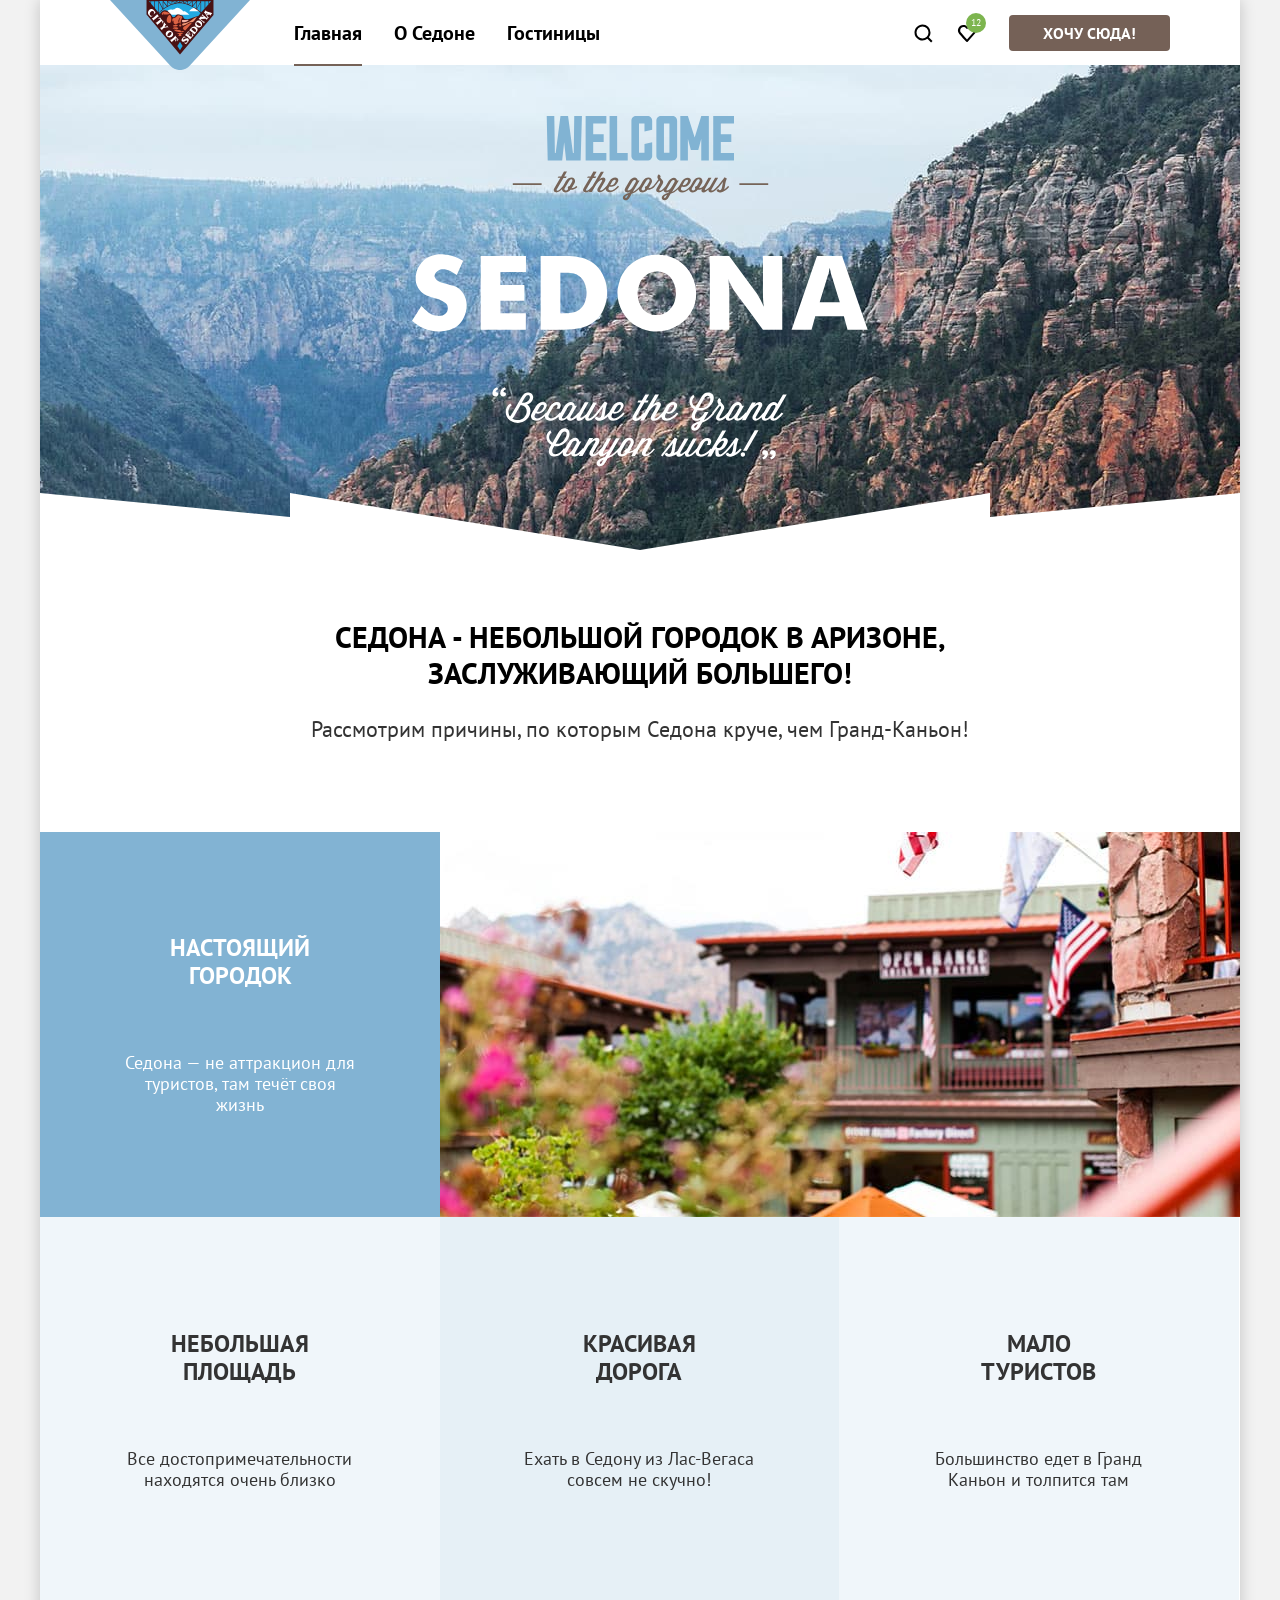
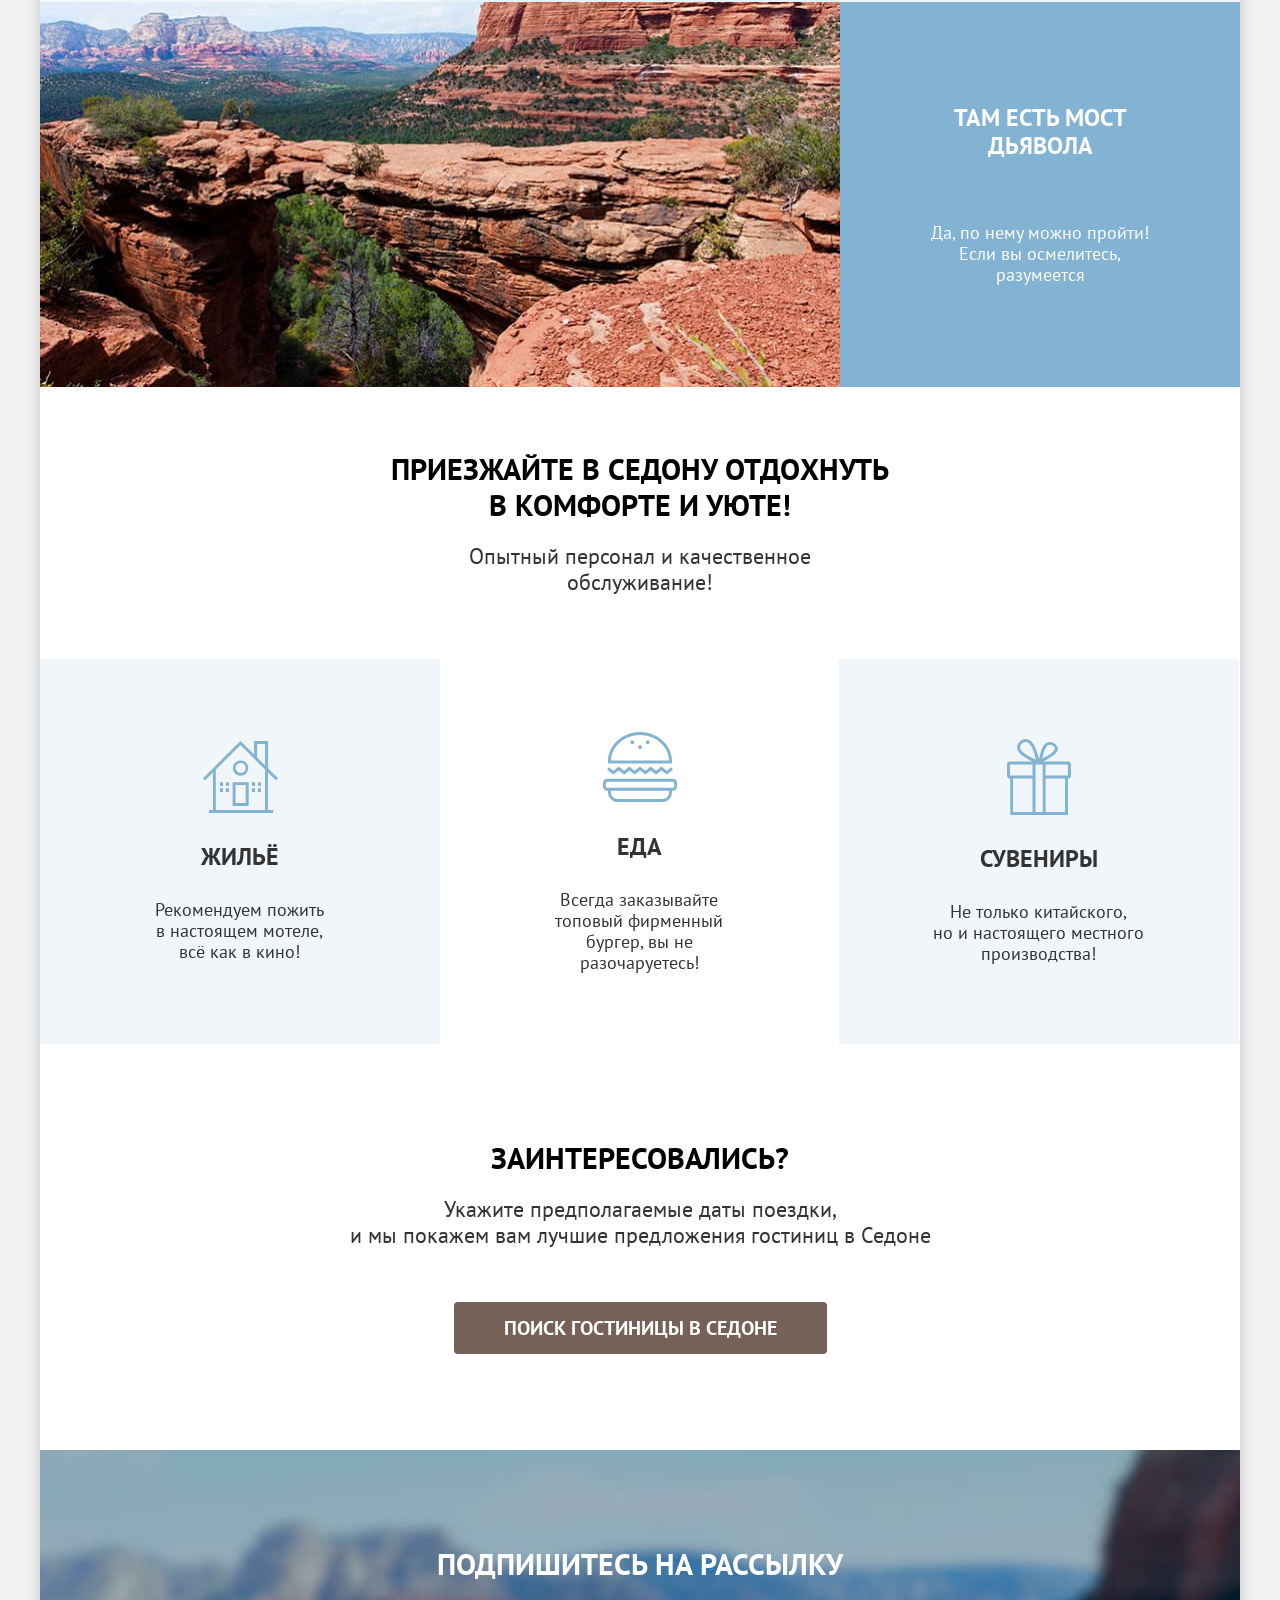
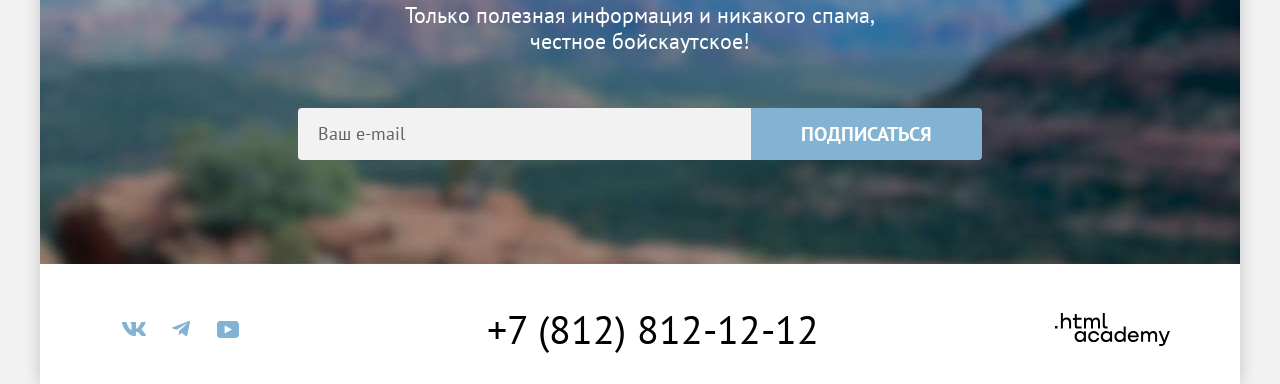
<file: index.html>
<!DOCTYPE html>
<html lang="ru">
  <head>
    <meta charset="utf-8">
    <meta name="viewport" content="width=device-width, initial-scale=1">
    <title>HTML Academy: Седона</title>
    <link href="styles/styles.css" rel="stylesheet">
  </head>
  <body>
    <div class="container">
      <header class="header">
        <a class="logo">
          <img src="images/logo.svg" width="140" height="70" alt="Логотип Седоны">
        </a>
        <nav class="navigation">
          <ul class="list-reset navigation-list">
            <li class="navigation-item">
              <a class="navigation-link navigation-link-active">Главная</a>
            </li>
            <li class="navigation-item">
              <a class="navigation-link" href="#">О Седоне</a>
            </li>
            <li class="navigation-item">
              <a class="navigation-link" href="catalog.html">Гостиницы</a>
            </li>
          </ul>
        </nav>
        <div class="user-bar">
          <a class="search-link" href="#">
            <span class="visually-hidden">Поиск</span>
          </a>
          <a class="favourites" href="#">
            <span class="favourites-count">12</span>
            <span class="visually-hidden">Избранное</span>
          </a>
          <a class="button" href="#">Хочу сюда!</a>
        </div>
      </header>
      <main>
        <section class="hero">
          <h1 class="visually-hidden">Отдых в городке Седона</h1>
          <img class="hero-img" src="images/welcome-sedona-title.svg" width="456" height="351" alt="Welcome to the gorgeous. Sedona. Because the Grand Canyon sucks!">
        </section>
        <section class="advantages">
          <h2 class="visually-hidden">Преимущества отдыха в городке Седона</h2>
          <p class="section-title">Седона - небольшой городок в Аризоне, заслуживающий большего!</p>
          <p class="section-big-text">Рассмотрим причины, по которым Седона круче, чем Гранд-Каньон!</p>
          <ul class="list-reset advantages-list">
            <li class="advantages-item advantages-item-dark">
              <div class="advantages-item-text-block">
                <h3 class="item-title">Настоящий городок</h3>
                <p class="item-text">Седона — не аттракцион для туристов, там течёт своя жизнь</p>
              </div>
              <img class="advantages-item-img" src="images/sedona-city-1.jpg" width="800" height="385" alt="Здания и природа городка Седона">
            </li>
            <li class="advantages-item">
              <h3 class="item-title">Небольшая площадь</h3>
              <p class="item-text">Все достопримечательности находятся очень близко</p>
            </li>
            <li class="advantages-item">
              <h3 class="item-title">Красивая дорога</h3>
              <p class="item-text">Ехать в Седону из Лас-Вегаса совсем не скучно!</p>
            </li>
            <li class="advantages-item">
              <h3 class="item-title">Мало туристов</h3>
              <p class="item-text">Большинство едет в Гранд Каньон и толпится там</p>
            </li>
            <li class="advantages-item advantages-item-dark advantages-item-reverse">
              <div class="advantages-item-text-block">
                <h3 class="item-title">Там есть мост дьявола</h3>
                <p class="item-text">Да, по нему можно пройти! Если вы осмелитесь, разумеется</p>
              </div>
              <img class="advantages-item-img" src="images/sedona-city-2.jpg" width="800" height="385" alt="Вид на горы и природную достопримечательность Мост дьявола">
            </li>
          </ul>
        </section>
        <section class="services">
          <h2 class="visually-hidden">Предлагаемые услуги</h2>
          <p class="section-title">Приезжайте в Седону отдохнуть в комфорте и уюте!</p>
          <p class="section-big-text">Опытный персонал и качественное обслуживание!</p>
          <ul class="list-reset services-list">
            <li class="services-item">
              <h3 class="item-title services-item-title servises-item-title-housing">Жильё</h3>
              <p class="item-text services-item-text">Рекомендуем пожить<br>в настоящем мотеле,<br>всё как в кино!</p>
            </li>
            <li class="services-item">
              <h3 class="item-title services-item-title servises-item-title-eat">Еда</h3>
              <p class="item-text services-item-text">Всегда заказывайте<br> топовый фирменный бургер, вы не разочаруетесь!</p>
            </li>
            <li class="services-item">
              <h3 class="item-title services-item-title services-item-title-souvenirs">Сувениры</h3>
              <p class="item-text services-item-text">Не только китайского,<br>но и настоящего местного производства!</p>
            </li>
          </ul>
        </section>
        <section class="hotel-search">
          <h2 class="visually-hidden">Выбор гостиницы</h2>
          <p class="section-title">Заинтересовались?</p>
          <p class="section-big-text">Укажите предполагаемые даты поездки,<br>
            и мы покажем вам лучшие предложения гостиниц в Седоне</p>
          <a class="button hotel-search-button" href="catalog.html">Поиск гостиницы в Седоне</a>
        </section>
        <section class="subscription">
          <h2 class="section-title">Подпишитесь на рассылку</h2>
          <p class="section-big-text">Только полезная информация и никакого спама, честное бойскаутское!</p>
          <form class="subscription-form" method="post" action="https://echo.htmlacademy.ru/">
            <input class="subscription-input-email" type="email" name="email" placeholder="Ваш e-mail" required="required">
            <input class="button subscription-button" type="submit" value="Подписаться">
          </form>
        </section>
      </main>
      <footer class="footer">
        <ul class="list-reset social-list">
          <li class="social-item">
            <a class="social-link" href="https://vk.com/htmlacademy">
              <span class="visually-hidden">Вконтакте</span>
              <svg aria-hidden="true" focusable="false" xmlns="http://www.w3.org/2000/svg" width="24" height="14" fill="none" viewBox="0 0 24 14"><path fill="#83b3d3" fill-rule="evenodd" d="M23.45.95c.17-.55 0-.95-.8-.95h-2.62c-.67 0-.98.35-1.14.73 0 0-1.34 3.2-3.23 5.27-.61.6-.89.8-1.22.8-.17 0-.42-.2-.42-.74V.95c0-.66-.18-.95-.74-.95H9.15c-.42 0-.67.3-.67.6 0 .61.95.76 1.05 2.5v3.8c0 .84-.16.99-.5.99-.88 0-3.05-3.21-4.33-6.89-.25-.71-.5-1-1.17-1H.9C.15 0 0 .35 0 .73c0 .68.89 4.07 4.14 8.55C6.32 12.34 9.38 14 12.16 14c1.67 0 1.88-.37 1.88-1v-2.32c0-.73.16-.88.69-.88.38 0 1.05.2 2.61 1.67C19.11 13.22 19.4 14 20.41 14h2.62c.75 0 1.13-.37.91-1.1-.24-.72-1.09-1.77-2.21-3.02-.62-.7-1.53-1.47-1.81-1.86-.4-.49-.28-.7 0-1.14 0 0 3.2-4.43 3.53-5.93" clip-rule="evenodd"/></svg>
            </a>
          </li>
          <li class="social-item">
            <a class="social-link" href="https://t.me/htmlacademy">
              <span class="visually-hidden">Telegram</span>
              <svg aria-hidden="true" focusable="false" xmlns="http://www.w3.org/2000/svg" width="18" height="16" fill="none" viewBox="0 0 18 16"><path fill="#83b3d3" d="M16.79.1.84 6.25c-1.09.43-1.08 1.04-.2 1.31l4.1 1.28 9.47-5.98c.44-.27.85-.12.52.18L7.05 9.96l-.28 4.22c.41 0 .6-.19.83-.41l1.99-1.93 4.13 3.05c.77.42 1.31.2 1.5-.7l2.72-12.8c.28-1.12-.43-1.62-1.16-1.3"/></svg>
            </a>
          </li>
          <li class="social-item">
            <a class="social-link" href="https://www.youtube.com/user/htmlacademyru">
              <span class="visually-hidden">Youtube</span>
              <svg aria-hidden="true" focusable="false" xmlns="http://www.w3.org/2000/svg" width="22" height="17" fill="none" viewBox="0 0 22 17"><path fill="#83b3d3" d="M18.6 0H3.18C1.31 0 0 1.6 0 3.4v10.1C0 15.4 1.31 17 3.17 17h15.66c1.64 0 3.17-1.6 3.17-3.4V3.4C21.78 1.6 20.47 0 18.6 0M7.67 12.54V4.46L15 8.5z"/></svg>
            </a>
          </li>
        </ul>
        <a class="footer-phone" href="tel:+78128121212">+7 (812) 812-12-12</a>
        <a class="footer-academy" href="https://htmlacademy.ru/intensive/htmlcss">
           <svg aria-hidden="true" focusable="false" xmlns="http://www.w3.org/2000/svg" width="115" height="33" fill="none" viewBox="0 0 115 33"><path d="M0 12.9v2.6h2.5v-2.6zM11.6 4.5c-1.6 0-2.8.7-3.6 1.7h-.1V0h-2v15.5h2v-5.3c0-2.1 1.3-3.6 3.3-3.6 1.8 0 2.9 1.4 2.9 3.2v5.7h2V9.4c.1-3-1.8-4.9-4.5-4.9M26.6 4.8h-4.8V1.1h-2v3.8h-1.9v2h1.9v6c0 1.7 1 2.7 2.7 2.7h4.1v-2h-3.7c-.7 0-1.1-.4-1.1-1.1V6.8h4.8zM41.1 4.6c-1.6 0-2.9.8-3.5 2.1h-.1c-.6-1.2-1.8-2.1-3.4-2.1-1.4 0-2.5.8-3.1 1.8h-.1V4.8H29v10.6h2V10c0-2 1-3.5 2.6-3.5 1.5 0 2.4 1 2.4 2.6v6.3h2V9.8c0-2.4 1.4-3.3 2.6-3.3 1.5 0 2.4 1 2.4 2.6v6.3h2V8.9c.1-2.5-1.4-4.3-3.9-4.3M47.8 12.7c0 1.7 1 2.7 2.8 2.7h2v-2h-1.7c-.7 0-1.1-.4-1.1-1.1V0h-2zM28.9 19.7c-.9-1.1-2.2-1.8-3.9-1.8-3.1 0-5.4 2.3-5.4 5.6s2.3 5.6 5.4 5.6c1.8 0 3-.8 3.8-1.9h.1v1.6h2V18.2h-2zm-3.6 7.4c-2.2 0-3.6-1.6-3.6-3.6s1.4-3.6 3.6-3.6 3.6 1.6 3.6 3.6c0 1.9-1.4 3.6-3.6 3.6M44.2 22c-.5-2.4-2.6-4.1-5.4-4.1a5.4 5.4 0 0 0-5.6 5.6c0 3.1 2.2 5.6 5.6 5.6 2.8 0 4.9-1.8 5.4-4.2h-2.1a3.4 3.4 0 0 1-3.3 2.3c-2.2 0-3.6-1.6-3.6-3.6s1.4-3.6 3.6-3.6c1.6 0 2.8 1 3.3 2.2h2.1zM55.1 19.7c-.9-1.1-2.2-1.8-3.9-1.8-3.1 0-5.4 2.3-5.4 5.6s2.3 5.6 5.4 5.6c1.8 0 3-.8 3.8-1.9h.1v1.6h2V18.2h-2zm-3.6 7.4c-2.2 0-3.6-1.6-3.6-3.6s1.4-3.6 3.6-3.6 3.6 1.6 3.6 3.6c0 1.9-1.5 3.6-3.6 3.6M68.7 19.8c-.9-1.1-2.2-1.9-3.9-1.9-3.1 0-5.4 2.3-5.4 5.6s2.2 5.6 5.4 5.6c1.7 0 3-.8 3.8-1.8h.1v1.5h2V13.4h-2zm-3.6 7.3c-2.2 0-3.6-1.6-3.6-3.6s1.4-3.6 3.6-3.6 3.6 1.6 3.6 3.6c-.1 2-1.5 3.6-3.6 3.6M78.3 17.9c-3.3 0-5.5 2.5-5.5 5.6 0 3 2.1 5.6 5.5 5.6 2.5 0 4.5-1.3 5.2-3.6h-2.1c-.5 1-1.6 1.6-3 1.6-1.9 0-3.3-1.3-3.4-2.9h8.8c.2-3.6-2-6.3-5.5-6.3m0 1.9c1.7 0 3 1 3.3 2.6h-6.5c.3-1.5 1.5-2.6 3.2-2.6M98.2 17.9c-1.6 0-2.9.8-3.6 2h-.1c-.6-1.2-1.8-2-3.4-2-1.4 0-2.5.7-3.1 1.8v-1.5h-1.9v10.6h2v-5.4c0-2 1-3.4 2.6-3.5 1.5 0 2.4 1 2.4 2.6v6.3h2v-5.6c0-2.4 1.4-3.3 2.6-3.3 1.5 0 2.4 1 2.4 2.6v6.3h2v-6.5c.1-2.6-1.4-4.4-3.9-4.4M109.4 27l-3.6-8.9h-2.2l4.8 11.6c-.3.9-.7 1.2-1.7 1.2h-2.5v2h2.5c1.8 0 2.8-.8 3.5-2.6l4.7-12.2h-2.1z"/></svg>
        </a>
      </footer>
    </div>
  </body>
</html>
</file>
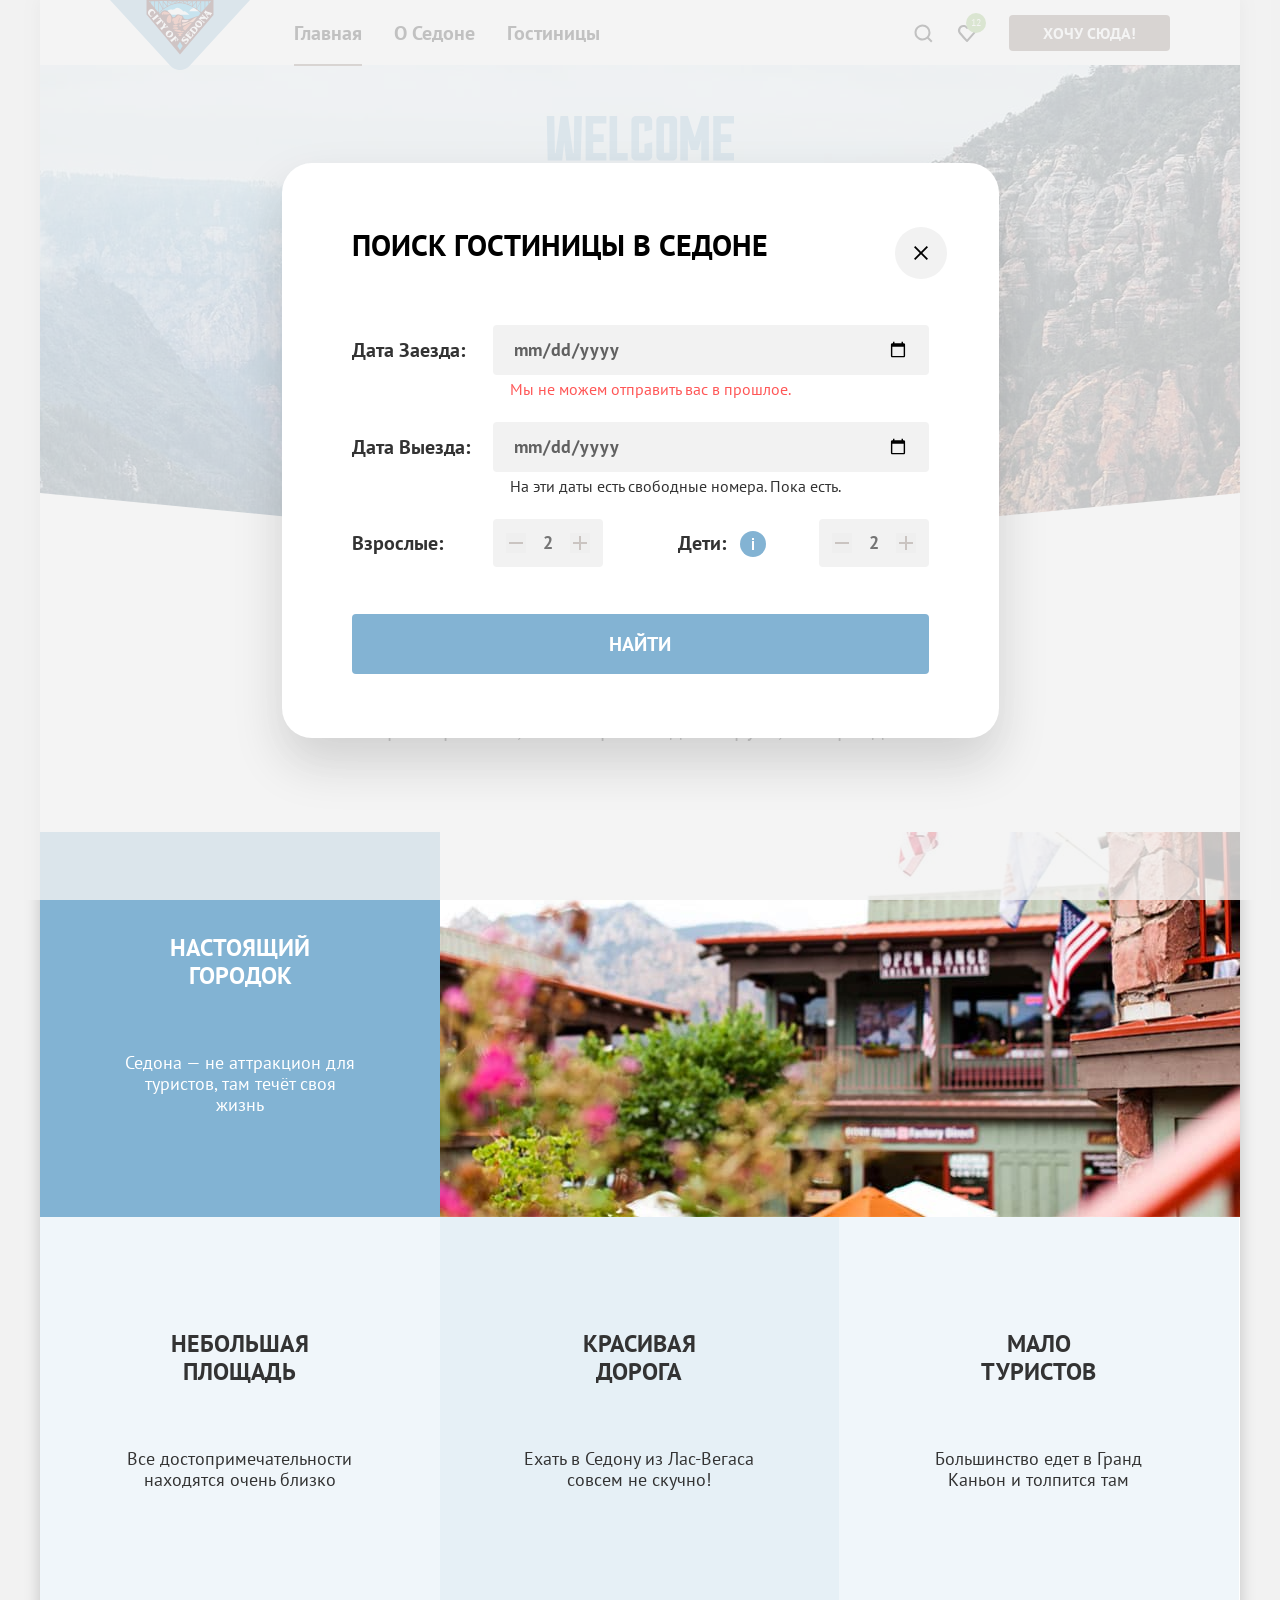
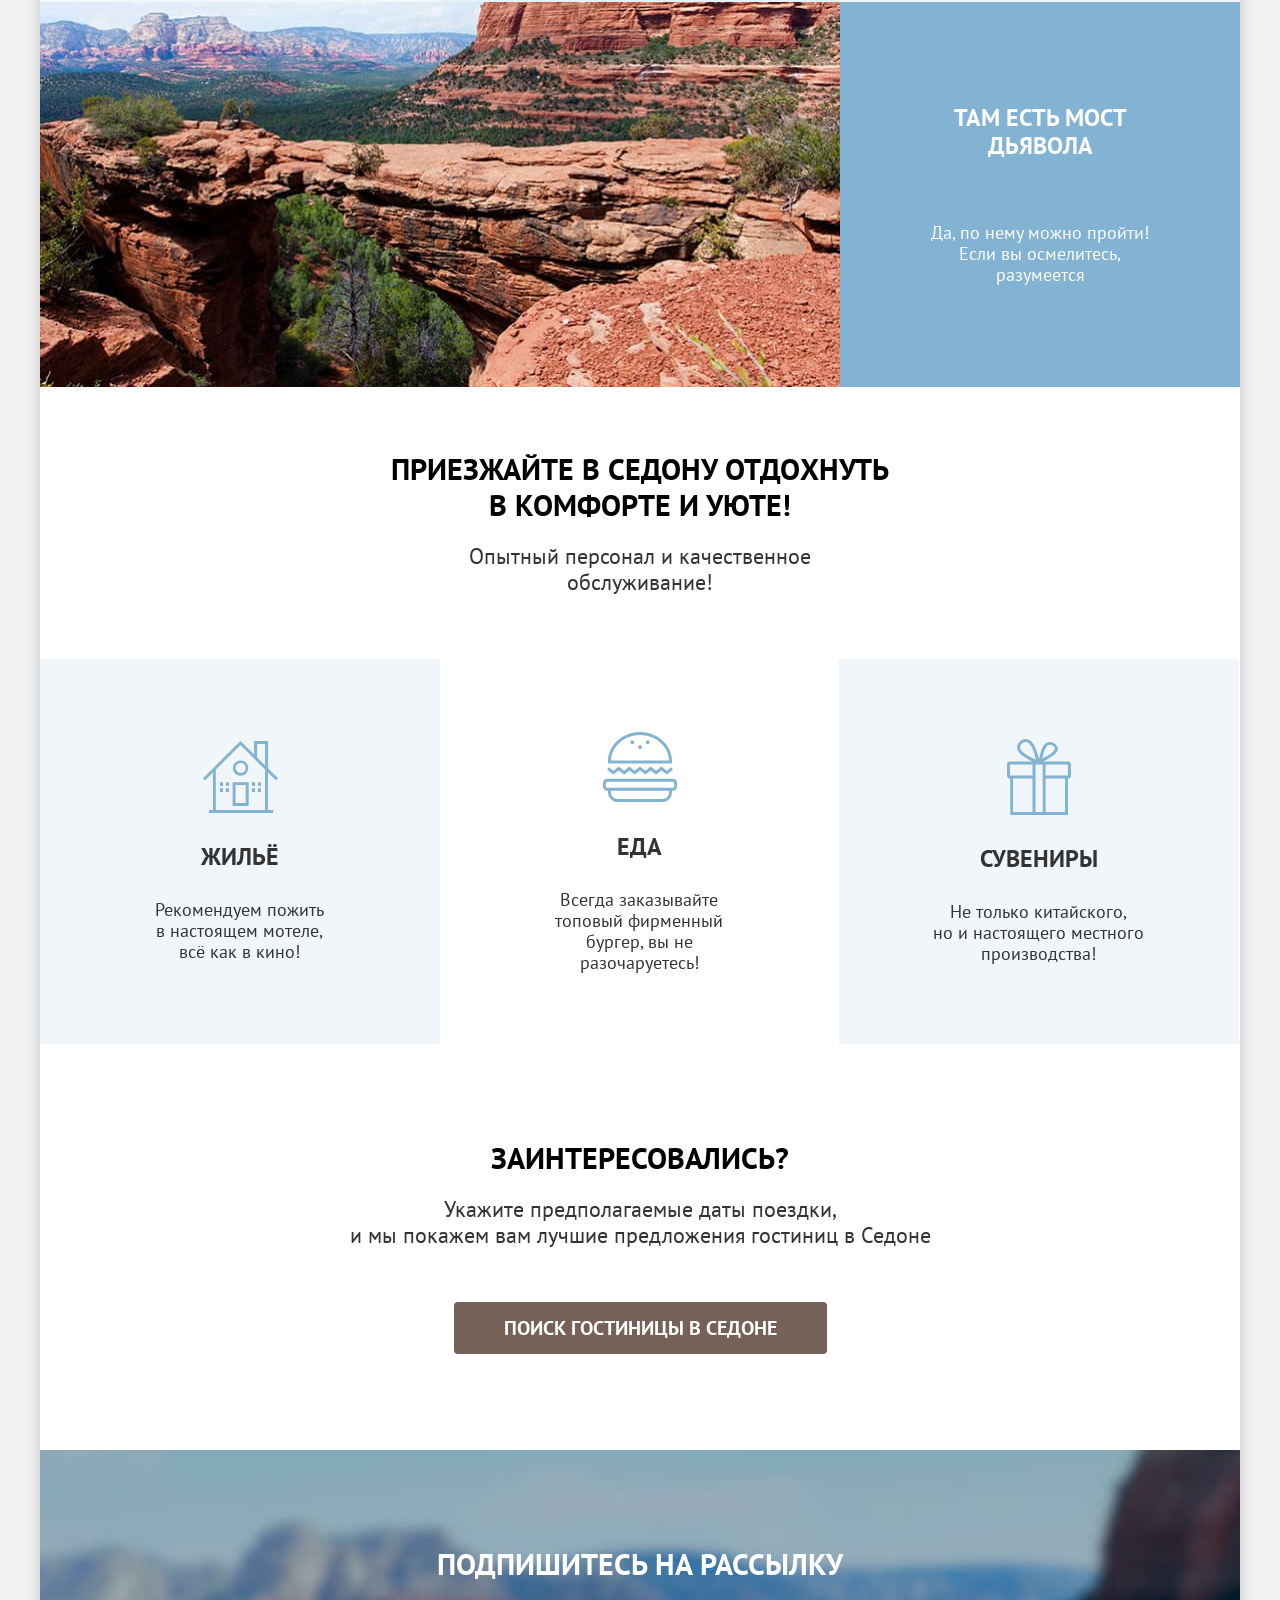
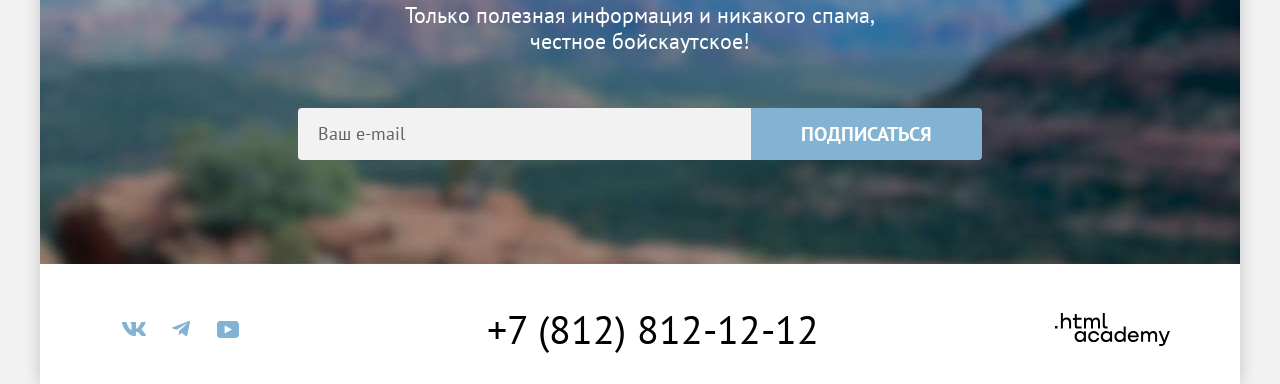
<file: modal.html>
<!DOCTYPE html>
<html lang="ru">
  <head>
    <meta charset="utf-8">
    <meta name="viewport" content="width=device-width, initial-scale=1">
    <title>HTML Academy: Седона</title>
    <link href="styles/styles.css" rel="stylesheet">
    <link rel="icon" href="favicon.ico">
    <link rel="icon" type="image/png" sizes="32x32" href="images/favicon.png">
  </head>
  <body>
    <div class="modal-container">
      <div class="modal">
        <p class="modal-title">Поиск гостиницы в Седоне</p>
        <button class="modal-close-button">
          <svg aria-hidden="true" focusable="false" width="14" height="14" viewBox="0 0 14 14" fill="none" xmlns="http://www.w3.org/2000/svg">
            <path d="M14 1.29231L12.7077 0L7 5.70769L1.29231 0L0 1.29231L5.70769 7L0 12.7077L1.29231 14L7 8.29231L12.7077 14L14 12.7077L8.29231 7L14 1.29231Z"/>
          </svg>
        </button>
        <form class="form" action="https://echo.htmlacademy.ru/" method="post">
          <div class="form-block">
            <label class="form-label" for="check-in-date">Дата Заезда:</label>
            <input class="form-input" id="check-in-date" type="date" name="check-in-date" required>
            <span class="form-input-message form-input-error">Мы не можем отправить вас в прошлое.
            </span>
          </div>
          <div class="form-block">
            <label class="form-label" for="departure-date">Дата Выезда:</label>
            <input class="form-input" id="departure-date" type="date" name="departure-date" required>
            <span class="form-input-message form-input-valid">На эти даты есть свободные номера. Пока есть.</span>
          </div>
          <div class="form-container">
            <div class="form-block">
              <label class="form-label" for="number-adults">Взрослые:</label>
              <div class="form-number-block">
                <button class="form-number-button form-number-button-minus" type="button">
                  <svg aria-hidden="true" focusable="false" width="14" height="2" viewBox="0 0 14 2" fill="none" xmlns="http://www.w3.org/2000/svg">
                    <path d="M0 0L0 2L14 2V0L0 0Z"/>
                  </svg>
                </button>
                <input class="form-number" id="number-adults" type="number" name="number-adults" placeholder="2">
                <button class="form-number-button form-number-button-plus" type="button">
                  <svg aria-hidden="true" focusable="false" width="14" height="14" viewBox="0 0 14 14" fill="none" xmlns="http://www.w3.org/2000/svg">
                    <path d="M14 6H8V0H6V6H0V8H6V14H8V8H14V6Z"/>
                  </svg>
                </button>
              </div>
              <span class="form-input-message"></span>
            </div>
            <div class="form-block">
              <label class="form-label" for="number-children">Дети:</label>
              <span class="tooltip">
                <button class="tooltip-toggle" type="button" aria-labelledby="tooltip-label-date">
                  <svg aria-hidden="true" focusable="false" width="26" height="26" viewBox="0 0 26 26" fill="none" xmlns="http://www.w3.org/2000/svg">
                    <circle cx="13" cy="13" r="13" fill="#83B3D3"/>
                    <path fill-rule="evenodd" clip-rule="evenodd" d="M12 7H14V9H12V7ZM14 19H12V10H14V19Z" fill="white"/>
                  </svg>
                </button>
                <span class="tooltip-text" role="tooltip" id="tooltip-label-date">
                  Укажите количество детей, которые будут с вами, возраст которых от 6 до 18 лет. Дети до 6 лет размещаются бесплатно.
                </span>
              </span>
              <div class="form-number-block">
              <button class="form-number-button form-number-button-minus" type="button">
                <svg aria-hidden="true" focusable="false" width="14" height="2" viewBox="0 0 14 2" fill="none" xmlns="http://www.w3.org/2000/svg">
                  <path d="M0 0L0 2L14 2V0L0 0Z"/>
                </svg>
              </button>
              <input class="form-number" id="number-children" type="number" name="number-children" placeholder="2">
              <button class="form-number-button form-number-button-plus" type="button">
                <svg aria-hidden="true" focusable="false" width="14" height="14" viewBox="0 0 14 14" fill="none" xmlns="http://www.w3.org/2000/svg">
                  <path d="M14 6H8V0H6V6H0V8H6V14H8V8H14V6Z"/>
                </svg>
              </button>
              </div>
              <span class="form-input-message"></span>
            </div>
          </div>
          <input class="button form-search-button" type="submit" value="Найти">
        </form>
      </div>
    </div>
    <div class="container">
      <header class="header">
        <a class="logo">
          <img src="images/logo.svg" width="140" height="70" alt="Логотип Седоны">
        </a>
        <nav class="navigation">
          <ul class="list-reset navigation-list">
            <li class="navigation-item">
              <a class="navigation-link navigation-link-active">Главная</a>
            </li>
            <li class="navigation-item">
              <a class="navigation-link" href="#">О Седоне</a>
            </li>
            <li class="navigation-item">
              <a class="navigation-link" href="catalog.html">Гостиницы</a>
            </li>
          </ul>
        </nav>
        <div class="user-bar">
          <a class="search-link" href="#">
            <span class="visually-hidden">Поиск</span>
          </a>
          <a class="favourites" href="#">
            <span class="favourites-count">12</span>
            <span class="visually-hidden">Избранное</span>
          </a>
          <a class="button" href="#">Хочу сюда!</a>
        </div>
      </header>
      <main>
        <section class="hero">
          <h1 class="visually-hidden">Отдых в городке Седона</h1>
          <img class="hero-img" src="images/welcome-sedona-title.svg" width="456" height="351" alt="Welcome to the gorgeous. Sedona. Because the Grand Canyon sucks!">
        </section>
        <section class="advantages">
          <h2 class="visually-hidden">Преимущества отдыха в городке Седона</h2>
          <p class="section-title">Седона - небольшой городок в Аризоне, заслуживающий большего!</p>
          <p class="section-big-text">Рассмотрим причины, по которым Седона круче, чем Гранд-Каньон!</p>
          <ul class="list-reset advantages-list">
            <li class="advantages-item advantages-item-dark">
              <div class="advantages-item-text-block">
                <h3 class="item-title">Настоящий городок</h3>
                <p class="item-text">Седона — не аттракцион для туристов, там течёт своя жизнь</p>
              </div>
              <img class="advantages-item-img" src="images/sedona-city-1.jpg" width="800" height="385" alt="Здания и природа городка Седона">
            </li>
            <li class="advantages-item">
              <h3 class="item-title">Небольшая площадь</h3>
              <p class="item-text">Все достопримечательности находятся очень близко</p>
            </li>
            <li class="advantages-item">
              <h3 class="item-title">Красивая дорога</h3>
              <p class="item-text">Ехать в Седону из Лас-Вегаса совсем не скучно!</p>
            </li>
            <li class="advantages-item">
              <h3 class="item-title">Мало туристов</h3>
              <p class="item-text">Большинство едет в Гранд Каньон и толпится там</p>
            </li>
            <li class="advantages-item advantages-item-dark advantages-item-reverse">
              <div class="advantages-item-text-block">
                <h3 class="item-title">Там есть мост дьявола</h3>
                <p class="item-text">Да, по нему можно пройти! Если вы осмелитесь, разумеется</p>
              </div>
              <img class="advantages-item-img" src="images/sedona-city-2.jpg" width="800" height="385" alt="Вид на горы и природную достопримечательность Мост дьявола">
            </li>
          </ul>
        </section>
        <section class="services">
          <h2 class="visually-hidden">Предлагаемые услуги</h2>
          <p class="section-title">Приезжайте в Седону отдохнуть в комфорте и уюте!</p>
          <p class="section-big-text">Опытный персонал и качественное обслуживание!</p>
          <ul class="list-reset services-list">
            <li class="services-item">
              <h3 class="item-title services-item-title servises-item-title-housing">Жильё</h3>
              <p class="item-text services-item-text">Рекомендуем пожить<br>в настоящем мотеле,<br>всё как в кино!</p>
            </li>
            <li class="services-item">
              <h3 class="item-title services-item-title servises-item-title-eat">Еда</h3>
              <p class="item-text services-item-text">Всегда заказывайте<br> топовый фирменный бургер, вы не разочаруетесь!</p>
            </li>
            <li class="services-item">
              <h3 class="item-title services-item-title services-item-title-souvenirs">Сувениры</h3>
              <p class="item-text services-item-text">Не только китайского,<br>но и настоящего местного производства!</p>
            </li>
          </ul>
        </section>
        <section class="hotel-search">
          <h2 class="visually-hidden">Выбор гостиницы</h2>
          <p class="section-title">Заинтересовались?</p>
          <p class="section-big-text">Укажите предполагаемые даты поездки,<br>
            и мы покажем вам лучшие предложения гостиниц в Седоне</p>
          <a class="button hotel-search-button" href="catalog.html">Поиск гостиницы в Седоне</a>
        </section>
        <section class="subscription">
          <h2 class="section-title">Подпишитесь на рассылку</h2>
          <p class="section-big-text">Только полезная информация и никакого спама, честное бойскаутское!</p>
          <form class="subscription-form" method="post" action="https://echo.htmlacademy.ru/">
            <input class="subscription-input-email" type="email" name="email" placeholder="Ваш e-mail" required="required">
            <input class="button subscription-button" type="submit" value="Подписаться">
          </form>
        </section>
      </main>
      <footer class="footer">
        <ul class="list-reset social-list">
          <li class="social-item">
            <a class="social-link" href="https://vk.com/htmlacademy">
              <span class="visually-hidden">Вконтакте</span>
              <svg aria-hidden="true" focusable="false" xmlns="http://www.w3.org/2000/svg" width="24" height="14" fill="none" viewBox="0 0 24 14"><path fill="#83b3d3" fill-rule="evenodd" d="M23.45.95c.17-.55 0-.95-.8-.95h-2.62c-.67 0-.98.35-1.14.73 0 0-1.34 3.2-3.23 5.27-.61.6-.89.8-1.22.8-.17 0-.42-.2-.42-.74V.95c0-.66-.18-.95-.74-.95H9.15c-.42 0-.67.3-.67.6 0 .61.95.76 1.05 2.5v3.8c0 .84-.16.99-.5.99-.88 0-3.05-3.21-4.33-6.89-.25-.71-.5-1-1.17-1H.9C.15 0 0 .35 0 .73c0 .68.89 4.07 4.14 8.55C6.32 12.34 9.38 14 12.16 14c1.67 0 1.88-.37 1.88-1v-2.32c0-.73.16-.88.69-.88.38 0 1.05.2 2.61 1.67C19.11 13.22 19.4 14 20.41 14h2.62c.75 0 1.13-.37.91-1.1-.24-.72-1.09-1.77-2.21-3.02-.62-.7-1.53-1.47-1.81-1.86-.4-.49-.28-.7 0-1.14 0 0 3.2-4.43 3.53-5.93" clip-rule="evenodd"/></svg>
            </a>
          </li>
          <li class="social-item">
            <a class="social-link" href="https://t.me/htmlacademy">
              <span class="visually-hidden">Telegram</span>
              <svg aria-hidden="true" focusable="false" xmlns="http://www.w3.org/2000/svg" width="18" height="16" fill="none" viewBox="0 0 18 16"><path fill="#83b3d3" d="M16.79.1.84 6.25c-1.09.43-1.08 1.04-.2 1.31l4.1 1.28 9.47-5.98c.44-.27.85-.12.52.18L7.05 9.96l-.28 4.22c.41 0 .6-.19.83-.41l1.99-1.93 4.13 3.05c.77.42 1.31.2 1.5-.7l2.72-12.8c.28-1.12-.43-1.62-1.16-1.3"/></svg>
            </a>
          </li>
          <li class="social-item">
            <a class="social-link" href="https://www.youtube.com/user/htmlacademyru">
              <span class="visually-hidden">Youtube</span>
              <svg aria-hidden="true" focusable="false" xmlns="http://www.w3.org/2000/svg" width="22" height="17" fill="none" viewBox="0 0 22 17"><path fill="#83b3d3" d="M18.6 0H3.18C1.31 0 0 1.6 0 3.4v10.1C0 15.4 1.31 17 3.17 17h15.66c1.64 0 3.17-1.6 3.17-3.4V3.4C21.78 1.6 20.47 0 18.6 0M7.67 12.54V4.46L15 8.5z"/></svg>
            </a>
          </li>
        </ul>
        <a class="footer-phone" href="tel:+78128121212">+7 (812) 812-12-12</a>
        <a class="footer-academy" href="https://htmlacademy.ru/intensive/htmlcss">
           <svg aria-hidden="true" focusable="false" xmlns="http://www.w3.org/2000/svg" width="115" height="33" fill="none" viewBox="0 0 115 33"><path d="M0 12.9v2.6h2.5v-2.6zM11.6 4.5c-1.6 0-2.8.7-3.6 1.7h-.1V0h-2v15.5h2v-5.3c0-2.1 1.3-3.6 3.3-3.6 1.8 0 2.9 1.4 2.9 3.2v5.7h2V9.4c.1-3-1.8-4.9-4.5-4.9M26.6 4.8h-4.8V1.1h-2v3.8h-1.9v2h1.9v6c0 1.7 1 2.7 2.7 2.7h4.1v-2h-3.7c-.7 0-1.1-.4-1.1-1.1V6.8h4.8zM41.1 4.6c-1.6 0-2.9.8-3.5 2.1h-.1c-.6-1.2-1.8-2.1-3.4-2.1-1.4 0-2.5.8-3.1 1.8h-.1V4.8H29v10.6h2V10c0-2 1-3.5 2.6-3.5 1.5 0 2.4 1 2.4 2.6v6.3h2V9.8c0-2.4 1.4-3.3 2.6-3.3 1.5 0 2.4 1 2.4 2.6v6.3h2V8.9c.1-2.5-1.4-4.3-3.9-4.3M47.8 12.7c0 1.7 1 2.7 2.8 2.7h2v-2h-1.7c-.7 0-1.1-.4-1.1-1.1V0h-2zM28.9 19.7c-.9-1.1-2.2-1.8-3.9-1.8-3.1 0-5.4 2.3-5.4 5.6s2.3 5.6 5.4 5.6c1.8 0 3-.8 3.8-1.9h.1v1.6h2V18.2h-2zm-3.6 7.4c-2.2 0-3.6-1.6-3.6-3.6s1.4-3.6 3.6-3.6 3.6 1.6 3.6 3.6c0 1.9-1.4 3.6-3.6 3.6M44.2 22c-.5-2.4-2.6-4.1-5.4-4.1a5.4 5.4 0 0 0-5.6 5.6c0 3.1 2.2 5.6 5.6 5.6 2.8 0 4.9-1.8 5.4-4.2h-2.1a3.4 3.4 0 0 1-3.3 2.3c-2.2 0-3.6-1.6-3.6-3.6s1.4-3.6 3.6-3.6c1.6 0 2.8 1 3.3 2.2h2.1zM55.1 19.7c-.9-1.1-2.2-1.8-3.9-1.8-3.1 0-5.4 2.3-5.4 5.6s2.3 5.6 5.4 5.6c1.8 0 3-.8 3.8-1.9h.1v1.6h2V18.2h-2zm-3.6 7.4c-2.2 0-3.6-1.6-3.6-3.6s1.4-3.6 3.6-3.6 3.6 1.6 3.6 3.6c0 1.9-1.5 3.6-3.6 3.6M68.7 19.8c-.9-1.1-2.2-1.9-3.9-1.9-3.1 0-5.4 2.3-5.4 5.6s2.2 5.6 5.4 5.6c1.7 0 3-.8 3.8-1.8h.1v1.5h2V13.4h-2zm-3.6 7.3c-2.2 0-3.6-1.6-3.6-3.6s1.4-3.6 3.6-3.6 3.6 1.6 3.6 3.6c-.1 2-1.5 3.6-3.6 3.6M78.3 17.9c-3.3 0-5.5 2.5-5.5 5.6 0 3 2.1 5.6 5.5 5.6 2.5 0 4.5-1.3 5.2-3.6h-2.1c-.5 1-1.6 1.6-3 1.6-1.9 0-3.3-1.3-3.4-2.9h8.8c.2-3.6-2-6.3-5.5-6.3m0 1.9c1.7 0 3 1 3.3 2.6h-6.5c.3-1.5 1.5-2.6 3.2-2.6M98.2 17.9c-1.6 0-2.9.8-3.6 2h-.1c-.6-1.2-1.8-2-3.4-2-1.4 0-2.5.7-3.1 1.8v-1.5h-1.9v10.6h2v-5.4c0-2 1-3.4 2.6-3.5 1.5 0 2.4 1 2.4 2.6v6.3h2v-5.6c0-2.4 1.4-3.3 2.6-3.3 1.5 0 2.4 1 2.4 2.6v6.3h2v-6.5c.1-2.6-1.4-4.4-3.9-4.4M109.4 27l-3.6-8.9h-2.2l4.8 11.6c-.3.9-.7 1.2-1.7 1.2h-2.5v2h2.5c1.8 0 2.8-.8 3.5-2.6l4.7-12.2h-2.1z"/></svg>
        </a>
      </footer>
    </div>
  </body>
</html>
</file>
<file: styles/styles.css>
@font-face {
	font-family: "PT Sans";
	font-style: normal;
	font-weight: 400;
	src: url("../fonts/ptsans-400.woff2") format("woff2");
	font-display: swap;
}

@font-face {
	font-family: "PT Sans";
	font-style: normal;
	font-weight: 700;
	src: url("../fonts/ptsans-700.woff2") format("woff2");
	font-display: swap;
}

*,
*::before,
*::after {
  box-sizing: border-box;
}

html {
  height: 100%;
}

body {
  margin: 0;
  height: 100%;
  font-family: "PT Sans", sans-serif;
  font-weight: 400;
  font-size: 18px;
  line-height: 21px;
  color: #333333;
  background-color: #f2f2f2;
}

img {
  display: block;
  max-width: 100%;
  height: auto;
  object-fit: contain;
}

.container {
  margin: 0 auto;
  width: 1200px;
  min-height: 100%;
  background-color: #ffffff;
  box-shadow: 0 0 15px rgba(0, 0, 0, 0.2);
}

.visually-hidden {
  position: absolute;
  width: 1px;
  height: 1px;
  margin: -1px;
  border: 0;
  padding: 0;
  white-space: nowrap;
  clip-path: inset(100%);
  clip: rect(0 0 0 0);
  overflow: hidden;
}

.list-reset {
  margin: 0;
  padding: 0;
  list-style: none;
}

.button {
  display: block;
  padding: 8px 34px;
  font-family: inherit;
  font-weight: 700;
  font-size: 16px;
  line-height: 20px;
  color: #ffffff;
  text-align: center;
  text-decoration: none;
  text-transform: uppercase;
  background-color: #756157;
  border-radius: 4px;
  border: 0;
  cursor: pointer;
}

.button:hover {
  background-color: #615048;
}

.button:focus-visible {
  outline: none;
  background-color: #615048;
}

.button:active {
  color: rgba(255, 255, 255, .3);
}

.button:disabled {
  background-color: #e5e5e5;
}

.button-submit,
.button-reset {
  padding: 8px 50px;
}

.button-submit {
  background-color: #82b3d3;
}

.button-reset {
  background: none;
}

.button-reset:hover {
  background: none;
  opacity: .6;
}

.button-reset:focus-visible {
  background: none;
  outline: 3px solid #83b3d3;
}

.button-reset:active {
  color: rgba(255, 255, 255, .3);
}

.button-reset:disabled {
  color: rgba(255, 255, 255, .1);
}

.button-more {
  padding: 8px;
}

.button-add {
  padding: 8px;
  background-color: #82b3d3;
}

.hotel-search-button {
  margin-bottom: 96px;
  padding: 8px 50px;
  font-size:20px;
  line-height: 36px;
}

.form-search-button {
  padding: 18px;
  width: 100%;
  font-size: 20px;
  line-height: 24px;
  background-color: #83b3d3;
}

.button-submit:hover,
.button-add:hover,
.subscription-button:hover,
.form-search-button:hover {
  background-color: #68a2ca;
}

.button-submit:focus-visible,
.button-add:focus-visible,
.subscription-button:focus-visible,
.form-search-button:focus-visible {
  outline: none;
  background-color: #68a2ca;
}

.button-favorites {
  padding: 8px;
  background-color: #7db54f;
}

.button-favorites:hover {
  background-color: #6c9e42;
}

.button-favorites:focus-visible {
  outline: none;
  background-color: #6c9e42;
}

.section-title {
  margin-top: 0;
  margin-bottom: 20px;
  font-weight: 700;
  font-size: 30px;
  line-height: 36px;
  color: #000000;
  text-transform: uppercase;
}

.section-big-text {
  margin-top: 0;
  margin-bottom: 54px;
  font-size: 22px;
  line-height: 26px;
}

.item-title {
  margin-top: 0;
  font-size: 24px;
  font-weight: 700;
  line-height: 28px;
  text-transform: uppercase;
}

.item-text {
  margin-top: 0;
  font-size: 18px;
  line-height: 21px;
}

.modal-container {
  position: fixed;
  top: 0;
  left: 0;
  z-index: 2;
  display: flex;
  justify-content: center;
  align-items: center;
  width: 100%;
  height: 100%;
  background-color: rgba(242, 242, 242, .8);
}

.modal {
  position: relative;
  padding: 64px 70px;
  width: 717px;
  border-radius: 30px;
  background-color: #ffffff;
  box-shadow: 0 25px 50px rgba(0, 0, 0, 0.15);
}

.modal-title {
  margin-top: 0;
  margin-bottom: 62px;
  margin-right: 52px;
  font-size: 30px;
  font-weight: 700;
  line-height: 36px;
  text-transform: uppercase;
  color: #000000;
}

.modal-close-button {
  position: absolute;
  top: 64px;
  right: 52px;
  display: flex;
  justify-content: center;
  align-items: center;
  width: 52px;
  height: 52px;
  background-color: #f2f2f2;
  border: none;
  border-radius: 50%;
  cursor: pointer;
}

.modal-close-button path {
  fill: #000000;
}

.modal-close-button:hover {
  background-color: #e6e6e6;
}

.modal-close-button:focus-visible {
  outline: 3px solid #83b3d3;
  border: none;
  background-color: #e6e6e6;
}

.modal-close-button:active {
  background-color: #e6e6e6;
}

.modal-close-button:active path {
  opacity: .3;
}

.form {
  display: flex;
  flex-wrap: wrap;
}

.form-block {
  display: grid;
  grid-template-columns: 137px 1fr;
  gap: 4px;
  align-items: center;
  margin-bottom: 18px;
  width: 100%;
}

.form-container {
  display: flex;
  justify-content: space-between;
  width: 100%;
}

.form-container .form-block {
  width: auto;
}

.form-label {
  display: block;
  padding-right: 18px;
  font-size: 20px;
  font-weight: 700;
  line-height: 24px;
}

.form-input,
.form-number {
  font-family: "PT Sans", sans-serif;
  font-size: 18px;
  font-weight: 700;
  line-height: 24px;
  border: none;
  background-color: #f2f2f2;
}

.form-input:disabled,
.form-input:disabled:hover,
.form-number:disabled {
  opacity: 30%;
}

.form-input {
  padding: 12px 20px;
  color: #000000;
  border-radius: 4px;
}

.form-input:invalid {
  color: rgba(0, 0, 0, .6);
}

.form-input:hover {
  background-color: #e6e6e6;
}

.form-input:focus-visible {
  outline: 3px solid #83b3d3;
  background-color: #e6e6e6;
}

.form-input-message {
  min-height: 25px;
  grid-column: 1/ 3;
  margin-left: 158px;
  font-size: 16px;
  line-height: 21px;
}

.form-input-error {
  color: #ff5757;
}

.form-input-valid {
  color: #333333;
}

.form-number-block {
  display: flex;
  justify-content: space-between;
  text-align: center;
  align-items: center;
  border-radius: 4px;
  width: 110px;
  height: 48px;
  background-color: #f2f2f2;
}

.form-number-button {
  display: flex;
  justify-content: center;
  align-items: center;
  width: 20px;
  height: 20px;
  cursor: pointer;
  border: none;
}

.form-number-button svg {
  flex-shrink: 0;
}

.form-number-button path {
  fill: rgba(117, 97, 87, .3);
}

.form-number-button:hover path {
  fill: #000000;
}

.form-number-button:focus-visible {
  outline: 3px solid #82b3d3;
  border-radius: 4px;
}

.form-number-button:focus-visible path {
  fill: #000000;
}

.form-number-button:active path {
  fill: rgba(117, 97, 87, .3);
}

.form-number-button-minus {
  margin-left: 13px;
}

.form-number-button-plus {
  margin-right: 13px;
}

.form-number {
  width: 32px;
  text-align: center;
  appearance: textfield;
}

.form-number:active,
.form-number:focus {
  outline: none;
}

.form-number::-webkit-inner-spin-button,
.form-number::-webkit-outer-spin-button {
  -webkit-appearance: none;
  margin: 0;
}

.tooltip {
  position: absolute;
  margin-top: -26px;
  margin-left: 62px;
  width: 26px;
  height: 26px;
}

.tooltip-toggle {
  border: none;
  background-color: transparent;
  padding: 0;
  margin: 0;
  display: block;
}

.tooltip-toggle:focus {
  outline: none;
}

.tooltip-text {
  position: absolute;
  left: 50%;
  display: none;
  margin-top: 15px;
  padding: 18px 22px;
  width: 256px;
  font-size: 16px;
  font-weight: 400;
  line-height: 20px;
  color: #ffffff;
  background-color: #333333;
  border-radius: 10px;
  box-shadow: 0 15px 30px rgba(0, 0, 0, .3);
  transform: translateX(-50%);
  z-index: 1;
}

.tooltip-text:after {
  content: "";
  position: absolute;
  left: 0;
  right: 0;
  bottom: 100%;
  margin-left: auto;
  margin-right: auto;
  width: 19px;
  height: 9px;
  background-image: url("../images/tooltip-arrow.svg");
}

.tooltip-toggle:hover + .tooltip-text,
.tooltip-toggle:focus + .tooltip-text {
  display: block;
}

.header,
.footer {
  display: flex;
  justify-content: space-between;
  align-items: center;
  padding-left: 70px;
  padding-right: 70px;
}

.header {
  position: relative;
}

.logo {
  position:absolute;
  top: 0;
  display: block;
  width: 140px;
  height: 70px;
  z-index: 1;
}

.navigation {
  margin-left: 168px;
}

.navigation-list {
  display: flex;
  flex-wrap: wrap;
}

.navigation-item {
  font-weight: 700;
  font-size: 20px;
  line-height: 24px;
}

.navigation-link {
  position: relative;
  display: block;
  padding: 20px 16px;
  text-decoration: none;
  color: #000000;
}

.navigation-link:focus {
  outline: none;
}

.navigation-link:hover:after,
.navigation-link-active:after,
.navigation-link:focus:after {
  content: "";
  position: absolute;
  left: 16px;
  right: 16px;
  bottom: -1px;
  z-index: 1;
  display: block;
  width: auto;
  height: 2px;
  background-color: #756257;
}

.user-bar {
  display: flex;
  flex-wrap: wrap;
  align-self: flex-start;
  align-items: center;
  flex-shrink: 0;
}

.search-link {
  display: block;
  padding: 24px 13px 23px;
  min-width: 44px;
  min-height: 65px;
  background: url("../images/search.svg") no-repeat center center;
}

.search-link:hover,
.search-link:focus,
.favourites:hover,
.favourites:focus {
  opacity: .6;
  outline: none;
}

.favourites {
  position: relative;
  display: block;
  margin-right: 20px;
  padding: 24px 13px 23px;
  min-width: 44px;
  min-height: 65px;
  background: url("../images/heart.svg") no-repeat center center;
}

.favourites-count {
  position: absolute;
  top: 13px;
  right: 3px;
  display: block;
  padding-top: 5px;
  min-width: 20px;
  min-height: 20px;
  border-radius: 50%;
  background-color: #7DB54F;
  font-size: 10px;
  line-height: 10px;
  color: #ffffff;
  text-align: center;
}

.hero {
  position: relative;
  margin-bottom: 69px;
  width: 1200px;
  min-height: 485px;
  background: #3F78A3 url("../images/welcome-sedona.jpg") no-repeat center center;
  background-size: cover;
}

.hero::after {
  content: "";
  position: absolute;
  bottom: 0;
  width: 1200px;
  height: 57px;
  background: url("../images/hero-divider.svg") no-repeat center center;
  background-size: cover;
}

.hero-img {
  margin: 0 auto;
  padding-top: 51px;
}

.advantages, .services,
.hotel-search, .subscription {
  display: flex;
  flex-direction: column;
  align-items: center;
  text-align: center;
}

.advantages {
  margin-bottom: 64px;
}

.advantages .section-title {
  margin-bottom: 25px;
  max-width: 620px;
}

.advantages .section-big-text {
  margin-bottom: 90px;
  max-width: 660px;
}

.advantages-list,
.services-list {
  display: flex;
  flex-wrap: wrap;
  width: 100%;
}

.advantages-item,
.advantages-item-text-block,
.services-item {
  display: flex;
  flex-direction: column;
  flex-basis: 33.3%;
  justify-content: center;
  align-items: center;
  padding: 60px 80px;
  min-height: 385px;
}

.advantages-item {
  background-color: rgba(131, 179, 211, .12);
}

.advantages-item:nth-child(3n) {
  background-color: rgba(131, 179, 211, .20);
}

.advantages-item-dark {
  flex-direction: row;
  flex-basis: 100%;
  padding: 0;
  background-color: #82B3D3;
  color: #ffffff;
}

.advantages-item-reverse {
  flex-direction: row-reverse;
}

.advantages-item-img {
  flex-basis: 66.66%;
}

.advantages-item .item-title {
  margin-bottom: 62px;
  max-width: 175px;
}

.advantages-item .item-text {
  margin-bottom: 0;
  max-width: 230px;
}

.services {
  margin-bottom: 96px;
}

.services .section-title {
  max-width: 505px;
}

.services .section-big-text {
  margin-bottom: 64px;
  max-width: 490px;
}

.services-item {
  background-color: rgba(131, 179, 211, .12);
}

.services-item:nth-child(3n+2) {
  background-color: #ffffff;
}

.services-item .item-title {
  margin-bottom: 28px;
  max-width: 230px;
}

.services-item .item-text {
  margin-bottom: 0;
  max-width: 230px;
}

.services-item-title:before {
  display: block;
  margin: 0 auto 24px;
  min-width: 74px;
  min-height: 72px;
}

.servises-item-title-housing:before {
  content: url("../images/housing.svg");
}

.servises-item-title-eat:before {
  content: url("../images/eat.svg");
}

.services-item-title-souvenirs::before {
  content: url("../images/souvenir.svg");
}

.hotel-search .section-title,
.hotel-search .section-big-text {
  max-width: 600px;
}

.breadcrumbs {
  display: flex;
  flex-wrap: wrap;
  align-items: center;
  margin-bottom: 40px;
}

.breadcrumbs-item {
  display: flex;
}

.breadcrumbs-item:not(:last-child) {
  margin-right: 10px;
}

.breadcrumbs-item:not(:last-child)::after {
  display: block;
  margin-top: -1px;
  margin-left: 10px;
  width: 8px;
  height: 12px;
  content: url("../images/arrow-right.svg");
}

.breadcrumbs-item:first-child::after {
  margin-top: -5px;
}

.breadcrumbs-link {
  font-size: 16px;
  line-height: 21px;
  color: #ffffff;
  text-decoration: none;
}

.breadcrumbs-link-home {
  display: block;
  width: 13px;
  height: 13px;
  background: url("../images/home.svg") no-repeat;
  background-size: cover;
}

.breadcrumbs-link[href]:hover {
  opacity: .6;
}

.breadcrumbs-link[href]:focus {
  outline: none;
}

.breadcrumbs-link[href]:active {
  opacity: .3;
}

.filter {
  padding: 35px 70px 70px;
  min-height: 412px;
  background: #6B8EB4 url("../images/filter-bg.jpg") no-repeat;
  background-size: cover;
  font-size: 18px;
  line-height: 23px;
  color: #ffffff;
}

.filter-title {
  margin-top: 0;
  margin-bottom: 8px;
  font-weight: 700;
  font-size: 60px;
  line-height: 78px;
}

.filter-search {
  display: flex;
  flex-wrap: wrap;
}

.filter-search-group {
  flex-basis: 150px;
  margin: 0;
  margin-right: 70px;
  padding: 0;
  border: 0;
}

.filter-search-group-price {
  flex-basis: 287px;
  margin-left: auto;
}

.filter-search-title {
  margin-bottom: 32px;
  padding: 0;
  font-weight: 700;
  font-size: 20px;
  line-height: 24px;
}

.filter-search-item:not(:last-child) {
  margin-bottom: 16px;
}

.filter-search-buttons {
  display: flex;
  flex-direction: column;
  justify-content: space-between;
  padding-top: 55px;
  width: 190px;
}

.control {
  position: relative;
  display: block;
  padding-left: 37px;
}

.control-mark {
  position: absolute;
  top: 2px;
  left: 1px;
  width: 20px;
  height: 20px;
  background-color: #ffffff;
  border-radius: 4px;
}

.control-input:not(:disabled):hover ~ .control-label {
  opacity: 60%;
}

.control-input:not(:disabled):hover + .control-mark {
  opacity: 60%;
}

.control-input:not(:disabled):active ~ .control-label {
  opacity: 30%;
}

.control-input:not(:disabled):active + .control-mark {
  opacity: 30%;
}

.control-input:disabled + .control-mark {
  opacity: 10%;
}

.control-input:disabled ~ .control-label {
  opacity: 10%;
}

.control-input[type="checkbox"]:checked + .control-mark::after {
  content: "";
  background-image: url("../images/checkmark.svg");
  background-size: contain;
  background-position: center;
  position: absolute;
  top: 5px;
  left: 4px;
  width: 12px;
  height: 10px;
}

.control-input[type="radio"] + .control-mark {
  border-radius: 50%;
}

.control-input[type="radio"]:checked + .control-mark::before {
  position: absolute;
  top: 5px;
  left: 5px;
  width: 10px;
  height: 10px;
  background-color: #3f5e72;
  border-radius: 50%;
  content: "";
}

.control-input:not(:disabled):focus-visible + .control-mark {
  outline: 3px solid #81b2d2;
}

.range-wrapper-inputs {
  margin-bottom: 44px;
  display: flex;
  gap: 2px;
}

.range-label {
  position: relative;
}

.range-max, .range-min {
  padding: 9px 40px 10px 20px;
  width: 143px;
  height: 48px;
  background-color: #f2f2f2;
  border: none;
  font-family: "PT Sans", sans-serif;
  font-weight: 700;
  font-size: 18px;
  line-height: 24px;
  appearance: textfield;
}

.range-max {
  border-radius: 4px 0 0 4px;
}

.range-min {
  border-radius: 0 4px 4px 0;
}

.range-min::-webkit-inner-spin-button,
.range-min::-webkit-outer-spin-button,
.range-max::-webkit-inner-spin-button,
.range-max::-webkit-outler-spin-button {
  -webkit-appearance: none;
  margin: 0;
}

.range-min:not(:disabled):hover,
.range-max:not(:disabled):hover {
  background-color: #e6e6e6;
}

.range-min:focus-visible {
  background: #e6e6e6;
  outline: 3px solid #83b3d3;
  border-radius: 0 4px 4px 0;
}

.range-max:focus-visible {
  background: #e6e6e6;
  outline: 3px solid #83b3d3;
  border-radius: 4px 0 0 4px;
}

.range-min:disabled,
.range-max:disabled {
  opacity: 20%;
}

.range-from-to {
  position: absolute;
  left: 105px;
  top: 12px;
  color: rgba(0, 0, 0, .3);
  line-height: 24px;
}

.range-scale {
  position: relative;
  height: 4px;
  background-color: rgba(255, 255, 255, 0.3);
  width: 287px;
}

.range-bar {
  position: absolute;
  height: 4px;
  background-color: #ffffff;
}

.range-toggle {
  position: absolute;
  width: 20px;
  height: 20px;
  border-radius: 5px;
  background-color: #ffffff;
  border: none;
  cursor: pointer;
}

.range-toggle-min {
  left: 0;
  top: -8px;
}

.range-toggle-max {
  right: -1px;
  top: -8px;
}

.range-toggle:not(:disabled):active {
  outline: 3px solid #83B3D3;
  border-radius: 5px;
}

.range-toggle:disabled {
  opacity: 20%;
}

.sorting {
  padding: 12px 20px;
  border: 2px solid #e5e5e5;
  border-radius: 4px;
  min-width: 292px;
  font-family: "PT Sans";
  font-size: 18px;
  line-height: 21px;
  color: #333333;
  background-image: url("../images/arrow-bottom.svg");
  background-repeat: no-repeat;
  background-position: right 18px center;
  appearance: none;
}

.sorting:hover {
  border: 2px solid #68a2ca;
}

.sorting:focus-visible {
  outline: none;
  border: 2px solid #68a2ca;
}

.sorting:disabled {
  border: 2px solid rgba(0, 0, 0, 0.3);
  color: rgba(0, 0, 0, 0.3);
}

.card-grid {
  display: flex;
  gap: 8px;
}

.card-grid-toggle {
  display: block;
  width: 48px;
  height: 48px;
  border: 2px solid #e5e5e5;
  border-radius: 4px;
}

.card-grid-toggle-tiles {
  background: url("../images/tiles.svg") 50% 50% no-repeat;
}

.card-grid-toggle-cards {
  background: url("../images/cards.svg") 50% 50% no-repeat;
}

.card-grid-toggle-lists {
  background: url("../images/lists.svg") 50% 50% no-repeat;
}

.card-grid-toggle:hover {
  border-color: #000000;
}

.card-grid-toggle:focus-visible {
  border-color: #68a2ca;
  outline: none;
}

.card-grid-toggle:active {
  border-color: #000000;
}

.catalog {
  padding: 48px 70px 60px;
}

.catalog-header {
  display: flex;
  justify-content: space-between;
  align-items: center;
  margin-bottom: 40px;
}

.catalog-header .section-title {
  flex-grow: 1;
  margin-bottom: 0;
}

.catalog-header .sorting {
  margin-right: 70px;
}

.catalog-list {
  display: flex;
  flex-wrap: wrap;
  gap: 20px;
  margin-bottom: 40px;
  padding-bottom: 40px;
  border-bottom: 1px solid #e5e5e5;
}

.catalog-card {
  padding: 20px;
  box-shadow: 0 0 0 1px #e6e6e6;
  border-radius: 4px;
  flex-basis: 340px;
}

.catalog-card-link {
  text-decoration: none;
  color: #000000;
}

.catalog-card-link:hover,
.catalog-card-link:focus {
  outline: none;
  opacity: .7;
}

.catalog-card-img {
  margin-bottom: 16px;
}

.catalog-card-title {
  margin-top: 0;
  margin-bottom: 16px;
  font-weight: 700;
  font-size: 24px;
  line-height: 28px;
}

.catalog-card-block {
  display: flex;
  justify-content: space-between;
  gap: 20px;
}

.catalog-card-block:not(:last-child) {
  margin-bottom: 16px;
}

.catalog-card-inner {
  flex-basis: 140px;
}

.catalog-card-text {
  margin: 0;
  font-size: 18px;
  line-height: 21px;
  color: #333333;
}

.catalog-card-text:last-child {
  text-align: right;
}

.catalog-card-stars {
  background-image: url("../images/star.svg");
  background-repeat: space no-repeat;
  background-size: 18px 17px;
  background-position: center;
}

.catalog-card-star-1 {
  width: 35px;
}

.catalog-card-star-2 {
  width: 42px;
}

.catalog-card-star-3 {
  width: 66px;
}

.catalog-card-star-4 {
  width: 89px;
}

.catalog-card-star-5 {
  width: 105px;
}

.catalog-card-rating {
  margin: 0;
  padding: 8px;
  font-size: 16px;
  line-height: 20px;
  text-align: center;
  text-transform: uppercase;
  background-color: #F2F2F2;
  border-radius: 4px;
}

.pagination {
  display: flex;
  flex-wrap: wrap;
  align-items: center;
  gap: 8px;
}

.pagination-link {
  display: block;
  padding: 12px;
  min-width: 60px;
  min-height: 60px;
  font-weight: 700;
  font-size: 20px;
  line-height: 36px;
  text-align: center;
  text-decoration: none;
  color: #ffffff;
  background-color: #82B3D3;
  border-radius: 4px;
}

.pagination-link[href]:hover {
  background-color: #68a2ca;
}

.pagination-link[href]:focus-visible {
  outline: none;
  background-color: #68a2ca;
}

.pagination-link[href]:active {
  color: rgba(255, 255, 255, .3);
}

.pagination-current {
  color: #000000;
  background-color: #F2F2F2;
}

.pagination-none {
  color: #000000;
  background: none;
}

.subscription {
  padding-top: 96px;
  padding-bottom: 104px;
  background: #756157 url("../images/subscribe-bg.jpg") no-repeat;
  background-size: cover;
  color: #ffffff;
  text-align: center;
}

.subscription .section-title {
  max-width: 475px;
  color: #ffffff;
}

.subscription .section-big-text {
  max-width: 475px;
}

.subscription-inner {
  background: none;
  color: #333333;
}

.subscription-inner .section-title {
  color: #000000;
}

.subscription-form {
  display: grid;
  grid-template-columns: 1fr auto;
  width: 684px;
}

.subscription-input-email {
  background-color: #f2f2f2;
  font-family: inherit;
  font-size: 18px;
  font-weight: 700;
  line-height: 24px;
  color: #000000;
  padding: 14px 20px;
  border: none;
  border-top-left-radius: 4px;
  border-bottom-left-radius: 4px;
  outline: none;
}

.subscription-input-email:hover {
  background-color: #e6e6e6;
}

.subscription-input-email:focus-visible {
  outline: 3px solid #83b3d3;
}

.subscription-input-email::placeholder {
  font-family: inherit;
  font-size: 18px;
  font-weight: 400;
  line-height: 24px;
  color: rgba(0, 0, 0, .6);
}

.subscription-input-email:disabled,
.subscription-input-email:disabled:hover {
  background-color: #f2f2f2;
  opacity: 30%;
}

.subscription-button {
  padding: 8px 50px;
  font-size:20px;
  line-height: 36px;
  background-color: #82B3D3;
  border-top-left-radius: 0;
  border-bottom-left-radius: 0;
}

.footer {
  padding-top: 45px;
  padding-bottom: 35px;
}

.social-list {
  display: flex;
  flex-wrap: wrap;
  max-width: 180px;
}

.social-item {
  min-width: 47px;
  min-height: 40px;
}

.social-link {
  display: flex;
  justify-content: center;
  align-items: center;
  width: 100%;
  height: 100%;
}

.social-link:hover path,
.social-link:focus-visible path,
.social-link:active path {
  fill: #68a2ca;
}

.social-link:focus-visible,
.footer-phone:focus-visible,
.footer-academy:focus-visible {
  outline: none;
}

.social-link:active,
.footer-phone:active,
.footer-academy:active {
  opacity: .3;
}

.footer-phone {
  font-size: 40px;
  line-height: 40px;
  color: #000000;
  text-decoration: none;
}

.footer-phone:hover,
.footer-phone:focus-visible,
.footer-phone:active {
  color: #756157;
}

.footer-academy {
  display: block;
  width: 115px;
  height: 33px;
}

.footer-academy path {
  fill: #000000;
}

.footer-academy:hover path,
.footer-academy:focus-visible path,
.footer-academy:active path {
  fill: #756157;
}
</file>
